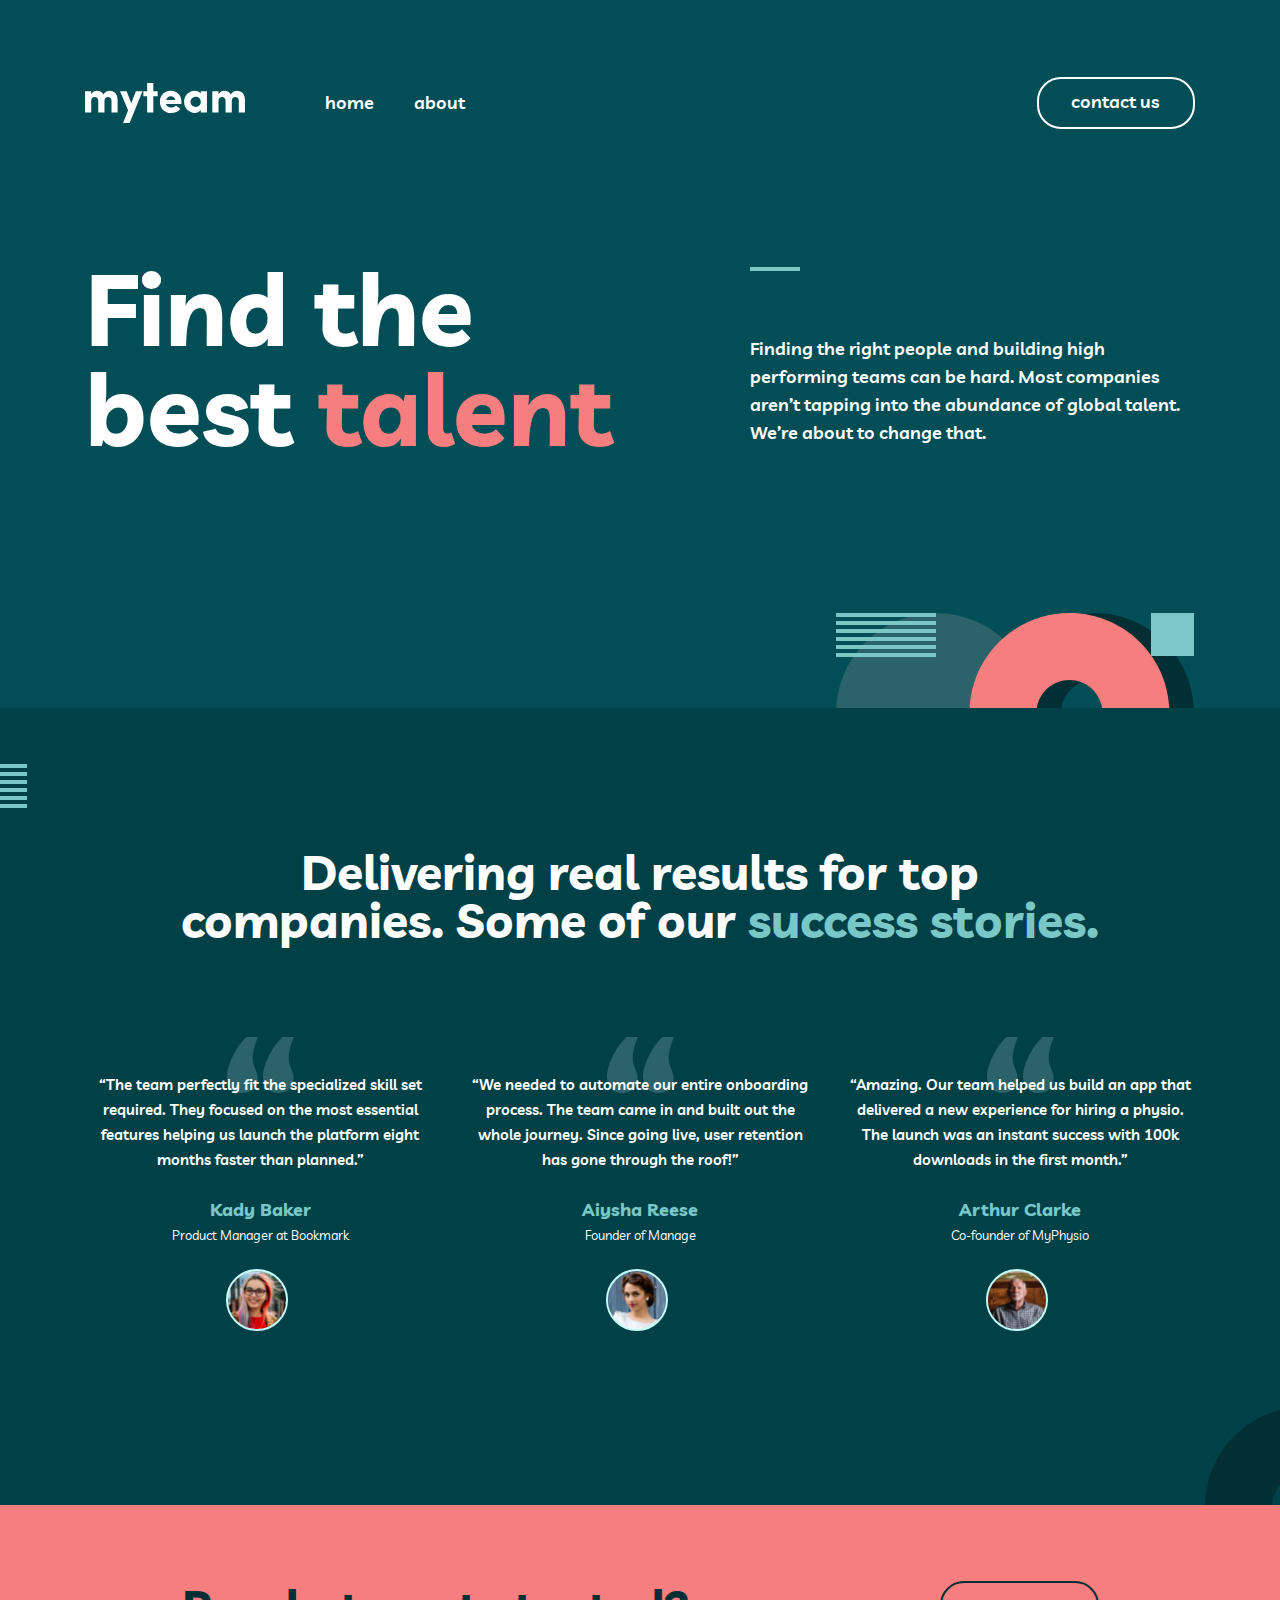
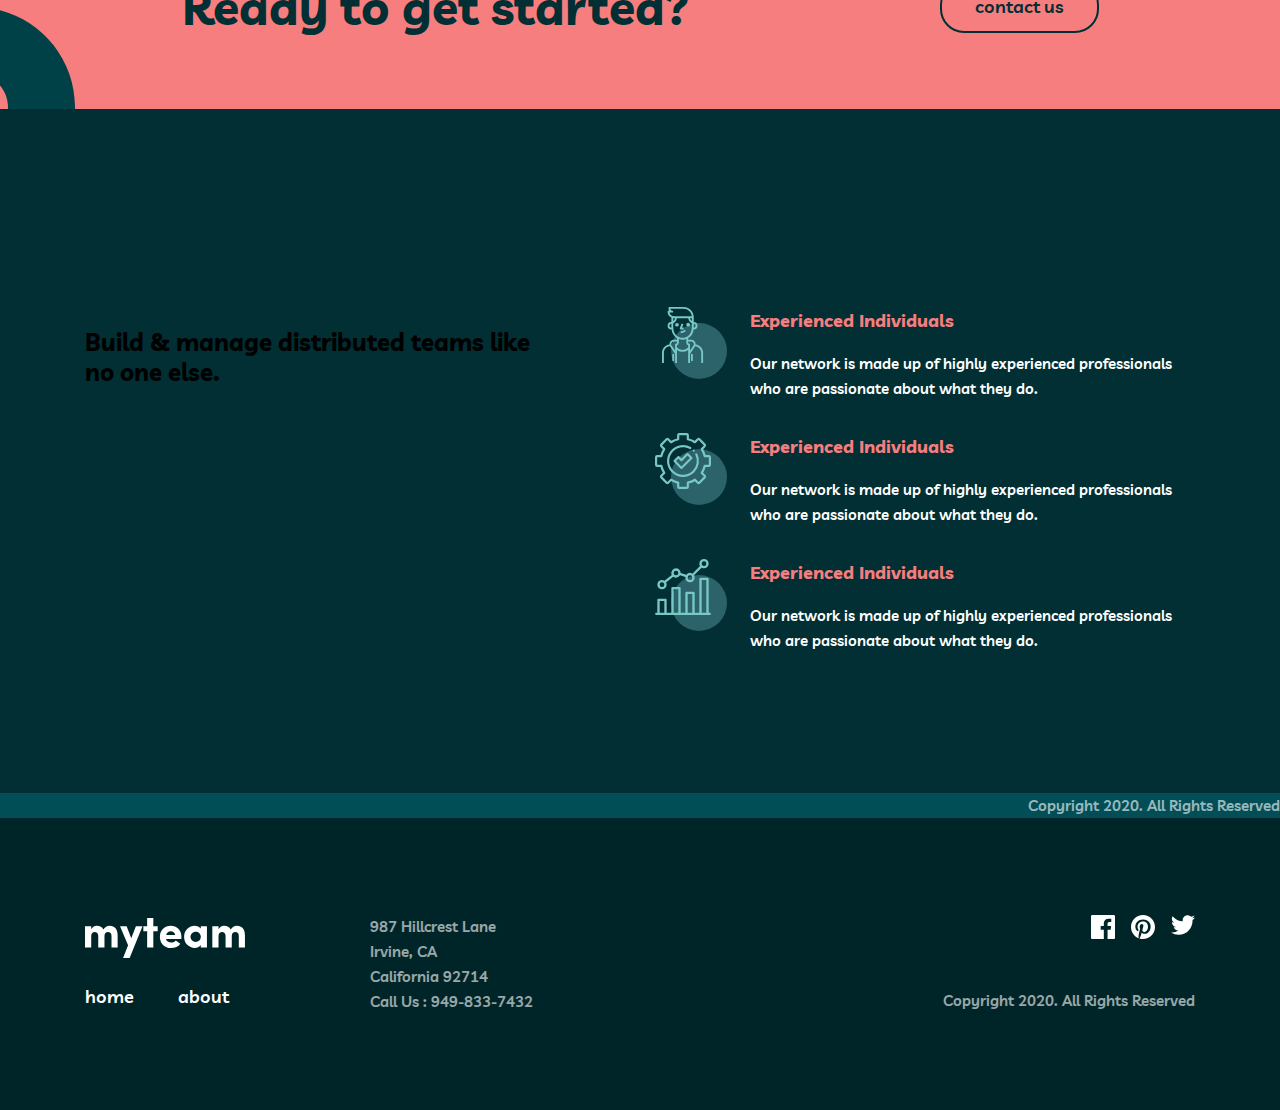
<file: index.html>
<!DOCTYPE html>
<html lang="en">
<head>
  <meta charset="UTF-8">
  <meta http-equiv="X-UA-Compatible" content="IE=edge">
  <meta name="viewport" content="width=device-width, initial-scale=1.0">
  <title>Template Project</title>
  <!-- <link rel="stylesheet" href="./css/normalize.css"> -->
  <link rel="stylesheet" href="./css/main.css">
  <!-- <link rel="stylesheet" href="./css/main.min.css"> -->
</head>
<body>

  <!-- SITE HEADER START -->

  <header class="site-header">
    <div class="container">
      <div class="header-inner">
        <a class="header-inner__logo" href="./index.html">
          <img src="./images/myteam.svg" alt="myteam logo">
        </a>
        <ul class="header-inner__list">
          <li class="header-inner__list-item">
            <a href="./index.html" class="header-inner__list-link">home</a>
          </li>
          <li class="header-inner__list-item">
            <a href="#" class="header-inner__list-link">about</a>
          </li>
        </ul>
        <a class="header-inner__btn" href="#">contact us</a>
      </div>
    </div>
  </header>

  <!-- SITE HEADER END -->


  <!-- SITE MAIN START -->
  <main class="site-main">

    <section class="hero">
      <div class="container">
        <div class="banner">
          <div class="banner__left">
            <h1 class="banner__title">
              Find the <br/> best <span> talent</span>
            </h1>
          </div>
          <div class="banner__right">
            <p class="banner__text">Finding the right people and building high performing teams can be hard. Most companies aren’t tapping into the abundance of global talent. We’re about to change that.</p>
          </div>
        </div>
      </div>
    </section>



    <!-- Start Samandar Stories section-->
    <section class="site-stories-section">  
        <div class="container">
          <div class="stories-box">
              <h2 class="stories-title">
                Delivering real results for top <br> companies. Some of our 
                <span class="stories-title__item">
                  success stories.
                </span> 
              </h2>


            <ul class="stories-box__list stories-list">
              <li class="stories-list__item">
                <p class="stories-list__text">
                  “The team perfectly fit the specialized skill set required. They focused on the most essential features helping us launch the platform eight months faster than planned.”
                </p>
                <strong class="stories-list__person-name">
                  Kady Baker
                </strong>
                <p class="stories-list__person-job">
                  Product Manager at Bookmark
                </p>
              </li>
              <li class="stories-list__item">
                <p class="stories-list__text">
                  “We needed to automate our entire onboarding process. The team came in and built out the whole journey. Since going live, user retention has gone through the roof!”
                </p>
                <strong class="stories-list__person-name">
                  Aiysha Reese
                </strong>
                <p class="stories-list__person-job">
                  Founder of Manage
                </p>
              </li>
              <li class="stories-list__item">
                <p class="stories-list__text">
                  “Amazing. Our team helped us build an app that delivered a new experience for hiring a physio. The launch was an instant success with 100k downloads in the first month.”
                </p>
                <strong class="stories-list__person-name">
                  Arthur Clarke
                </strong>
                <p class="stories-list__person-job">
                  Co-founder of MyPhysio
                </p>
              </li>
            </ul>

          </div>
        </div>
    </section>
    <!-- End Samandar Stories section-->

    <article class="redy-section">
      <h3 class="visually-hidden ">
        Site seting
      </h3>
        <div class="container">
          <div class="redy-box">
            <p class="redy-box__title">
              Ready to get started?
            </p>
            <a class="redy-link" href="#">
              contact us
            </a>
          </div>
        </div>
    </article>

    <section class="build">
      <div class="container">
        <div class="build-inner">
          <div class="build-inner__left">
            <h2 class="build-inner_title" >Build & manage distributed teams like no one else.</h2>
          </div>
          <div class="build-inner__right">
            <ul class="build-inner__list build-list">
              <li class="build-list__item ">
                <p class="build-list__title">Experienced Individuals</p>
                <p class="build-list__text">Our network is made up of highly experienced professionals who are passionate about what they do.</p>
              </li>
              <li class="build-list__item ">
                <p class="build-list__title">Experienced Individuals</p>
                <p class="build-list__text">Our network is made up of highly experienced professionals who are passionate about what they do.</p>
              </li>
              <li class="build-list__item ">
                <p class="build-list__title">Experienced Individuals</p>
                <p class="build-list__text">Our network is made up of highly experienced professionals who are passionate about what they do.</p>
              </li>
            </ul>
          </div>
        </div>
      </div>
    </section>
    <section class="">
      
    </section>
    <section class="">
      
    </section>
    <article>
      
    </article>


  </main>


        <p class="footer-box__end-text">
          Copyright 2020. All Rights Reserved
        </p>


  <!-- SITE MAIN END -->


  <!-- SITE FOOTER START -->
  <footer class="site-footer">


  <!-- SITE FOOTER START -->
  <footer class="site-footer">
    <div class="container">
      <div class="footer-box">
        <div>
          <img src="./images/myteam-logo.svg" width="160" height="40" alt="Site footer logo">
          <div>
            <a  class="footer-box__link" href="#">
              home
            </a>
            <a  class="footer-box__link" href="#">
              about
            </a>
          </div>     

        </div>
          <p class="footer-box__text">
            987  Hillcrest Lane<br>Irvine, CA<br>California 92714 <br>  Call Us : 949-833-7432
          </p>
        <div class="footer-box__end">
          <span class="footer-box__icon-box">
            <a class="footer-box__icon" href="#">
              <svg width="24" height="24" fill="CurrentColor" xmlns="http://www.w3.org/2000/svg"><path d="M22.675 0H1.325C.593 0 0 .593 0 1.325v21.351C0 23.407.593 24 1.325 24H12.82v-9.294H9.692v-3.622h3.128V8.413c0-3.1 1.893-4.788 4.659-4.788 1.325 0 2.463.099 2.795.143v3.24l-1.918.001c-1.504 0-1.795.715-1.795 1.763v2.313h3.587l-.467 3.622h-3.12V24h6.116c.73 0 1.323-.593 1.323-1.325V1.325C24 .593 23.407 0 22.675 0Z" fill="CurrentColor"/></svg>
            </a>
            <a class="footer-box__icon" href="#">
              <svg width="24" height="24" fill="CurrentColor" xmlns="http://www.w3.org/2000/svg"><path d="M12 0C5.373 0 0 5.372 0 12c0 5.084 3.163 9.426 7.627 11.174-.105-.949-.2-2.405.042-3.441.218-.937 1.407-5.965 1.407-5.965s-.359-.719-.359-1.782c0-1.668.967-2.914 2.171-2.914 1.023 0 1.518.769 1.518 1.69 0 1.029-.655 2.568-.994 3.995-.283 1.194.599 2.169 1.777 2.169 2.133 0 3.772-2.249 3.772-5.495 0-2.873-2.064-4.882-5.012-4.882-3.414 0-5.418 2.561-5.418 5.207 0 1.031.397 2.138.893 2.738a.36.36 0 0 1 .083.345l-.333 1.36c-.053.22-.174.267-.402.161-1.499-.698-2.436-2.889-2.436-4.649 0-3.785 2.75-7.262 7.929-7.262 4.163 0 7.398 2.967 7.398 6.931 0 4.136-2.607 7.464-6.227 7.464-1.216 0-2.359-.631-2.75-1.378l-.748 2.853c-.271 1.043-1.002 2.35-1.492 3.146C9.57 23.812 10.763 24 12 24c6.627 0 12-5.373 12-12 0-6.628-5.373-12-12-12Z" fill="CurrentColor"/></svg>
            </a>
            <a class="footer-box__icon" href="#">
              <svg width="24" height="20" fill="CurrentColor" xmlns="http://www.w3.org/2000/svg"><path d="M24 2.557a9.83 9.83 0 0 1-2.828.775A4.932 4.932 0 0 0 23.337.608a9.864 9.864 0 0 1-3.127 1.195A4.916 4.916 0 0 0 16.616.248c-3.179 0-5.515 2.966-4.797 6.045A13.978 13.978 0 0 1 1.671 1.149a4.93 4.93 0 0 0 1.523 6.574 4.903 4.903 0 0 1-2.229-.616c-.054 2.281 1.581 4.415 3.949 4.89a4.935 4.935 0 0 1-2.224.084 4.928 4.928 0 0 0 4.6 3.419A9.9 9.9 0 0 1 0 17.54a13.94 13.94 0 0 0 7.548 2.212c9.142 0 14.307-7.721 13.995-14.646A10.025 10.025 0 0 0 24 2.557Z" fill="CurrentColor"/></svg>
            </a>
          </span>

          <p class="footer-box__end-text">
            Copyright 2020. All Rights Reserved
          </p>
        </div>
      </div>
    </div>
  </footer>

  <!-- SITE FOOTER END -->

    </div>


  </footer>
  <!-- SITE FOOTER END -->


</body>
</html>
</file>
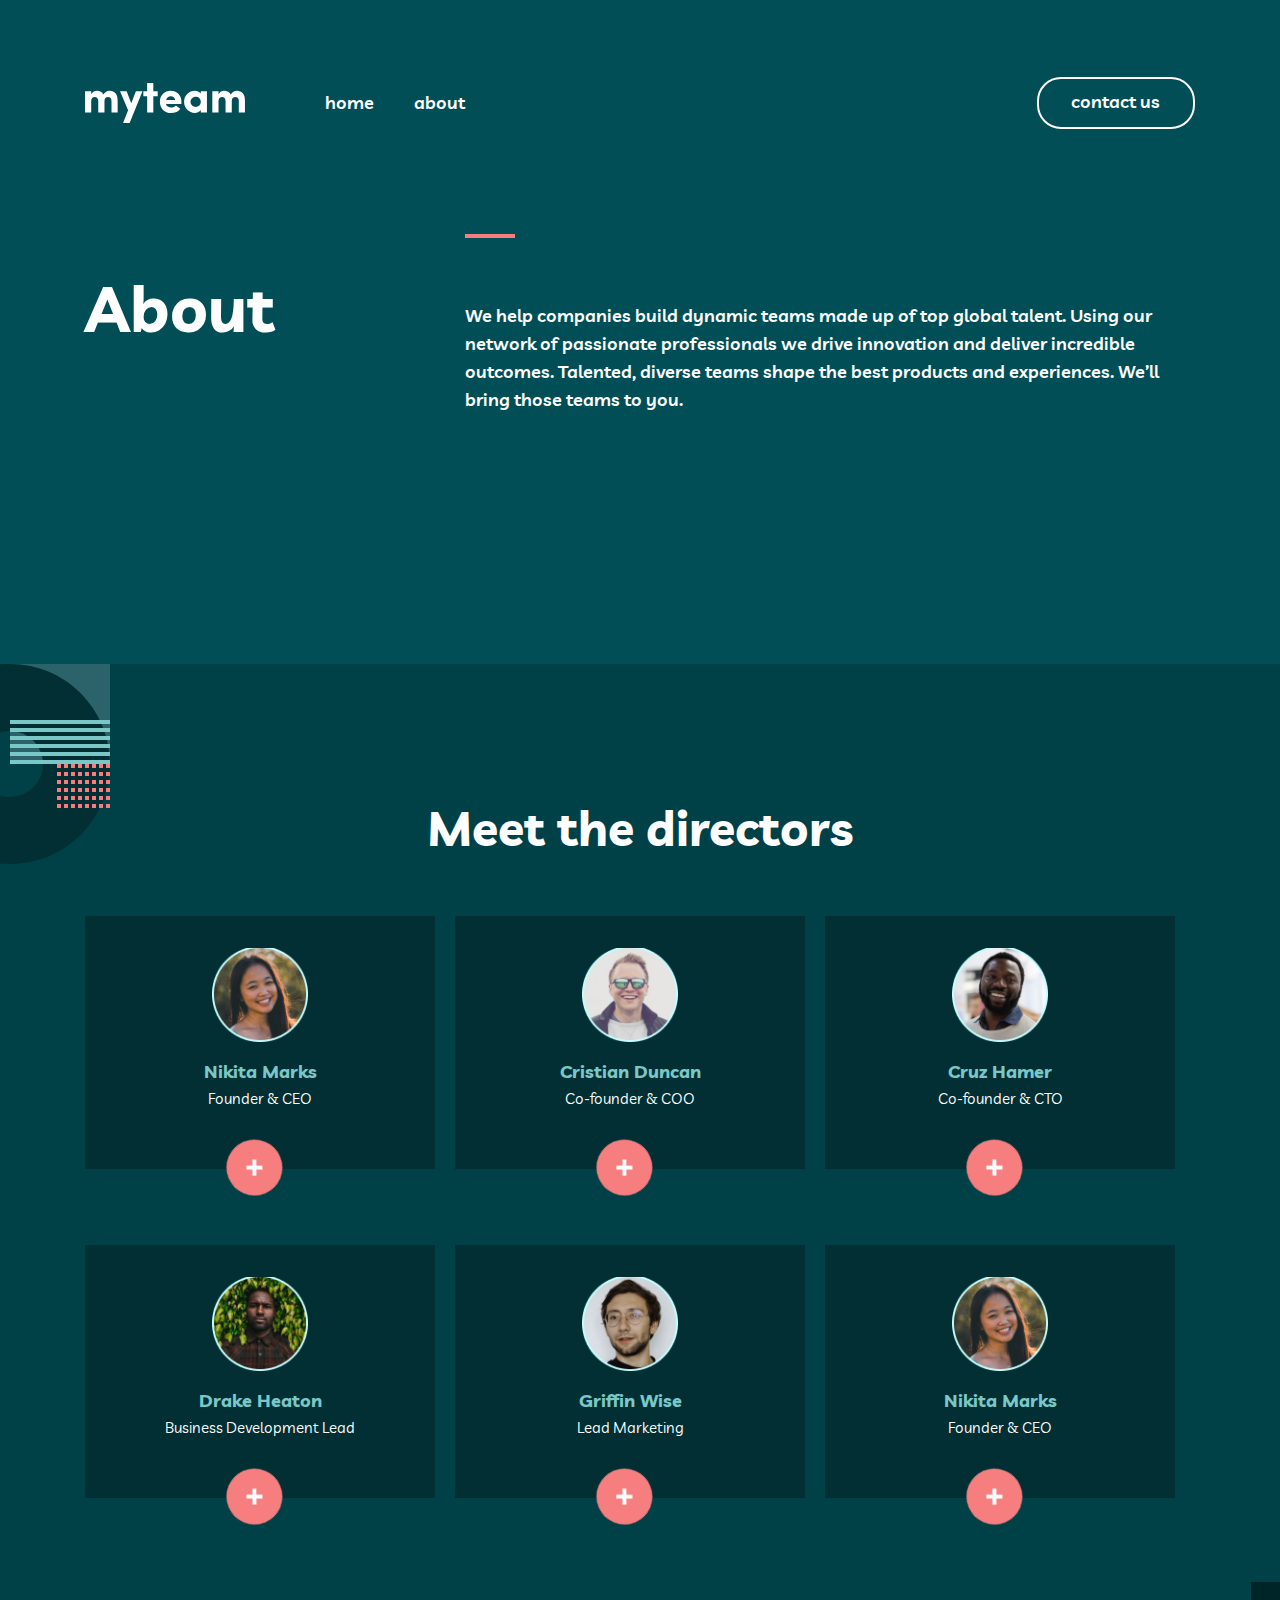
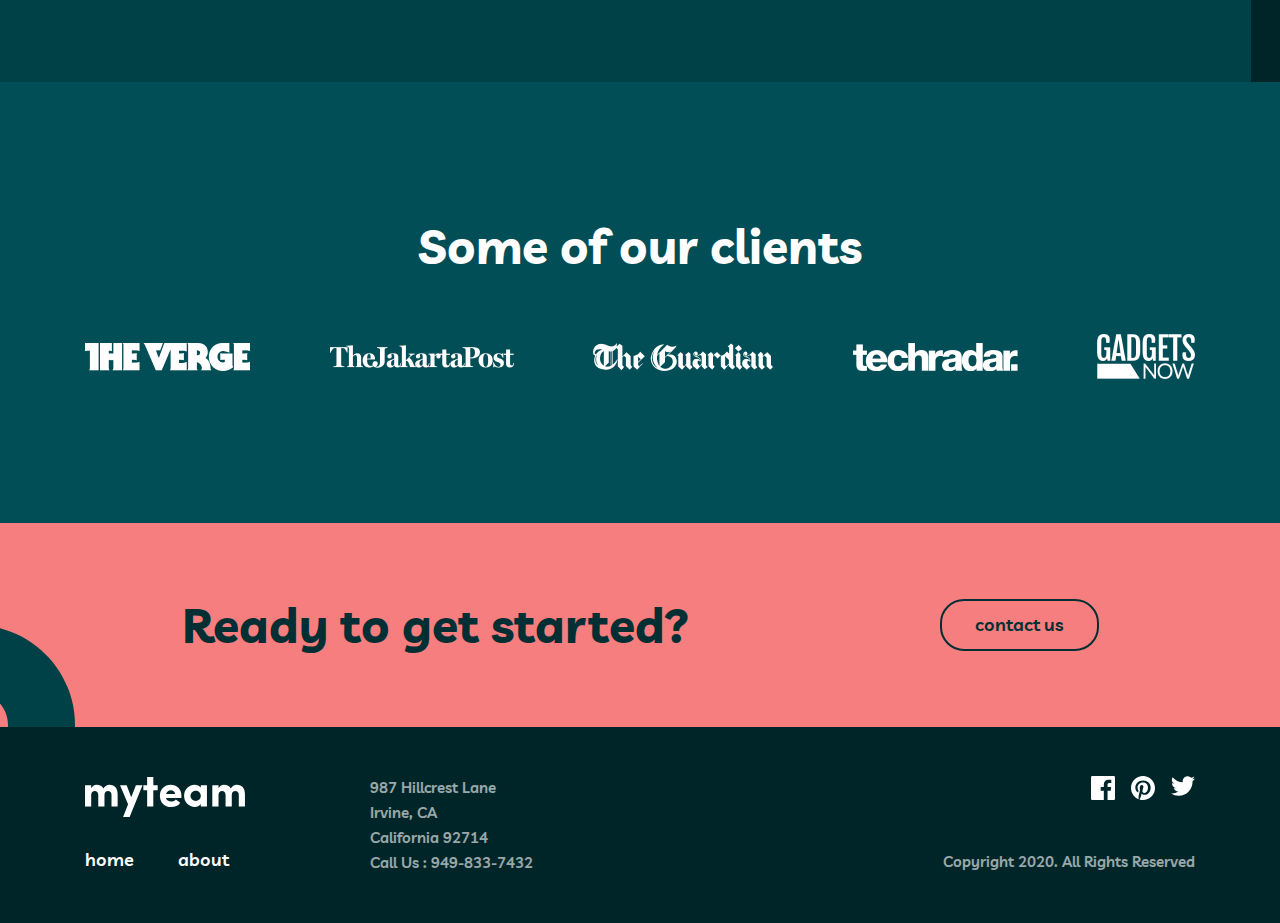
<file: about.html>
<!DOCTYPE html>
<html lang="en">

<head>
  <meta charset="UTF-8">
  <meta http-equiv="X-UA-Compatible" content="IE=edge">
  <meta name="viewport" content="width=device-width, initial-scale=1.0">
  <title>Template Project</title>
  <!-- <link rel="stylesheet" href="./css/normalize.css"> -->
  <link rel="stylesheet" href="./css/main.css">
  <!-- <link rel="stylesheet" href="./css/main.min.css"> -->
</head>

<body>

  <!-- SITE HEADER START -->

  <header class="site-header">
    <div class="container">
      <div class="header-inner">
        <a class="header-inner__logo" href="./index.html">
          <img src="./images/myteam.svg" alt="myteam logo">
        </a>
        <ul class="header-inner__list">
          <li class="header-inner__list-item">
            <a href="./index.html" class="header-inner__list-link">home</a>
          </li>
          <li class="header-inner__list-item">
            <a href="#" class="header-inner__list-link">about</a>
          </li>
        </ul>
        <a class="header-inner__btn" href="#">contact us</a>
      </div>
    </div>
  </header>
  <!-- SITE HEADER END -->
  <!-- SITE MAIN START -->
  <main class="site-main">
    <!-- Start Hero section-->
    <section class="about-hero">
      <div class="container">
        <div class="banner">
          <div class="banner__left banner__left--about">
            <h2 class="banner__title banner__title--about">
              About
            </h2>
          </div>
          <div class="banner__right banner__right--about">
            <p class="banner__text banner__text--about ">We help companies build dynamic teams made up of top global talent. Using our network of passionate professionals we drive innovation and deliver incredible outcomes. Talented, diverse teams shape the best products and experiences. We’ll bring those teams to you.</p>
          </div>
        </div>
      </div>
    </section>
    <!-- End directors section-->
    <section class="about-directors">
      <div class="container">
        

        <div class="about-directors-box">
          <h2 class="about-directors-box__title">
            Meet the directors
          </h2>
          <ul class="directors-list">
            <li class="directors-list__iiner ">
  
              <div class="directors-list__item">
                <div class="directors-list__front">
                    <img class="directors-list__img" src="./images/nikita.png" width="96" height="96"
                    srcset="./images/nikita.png 1x, ./images/nikita@2x.png 2x"
                    alt="">
                    <p class="directors-list__person-name">
                      Nikita Marks
                    </p>
                    <p class="directors-list__person-job">
                      Founder & CEO
                    </p>
                </div>
                <div class="directors-list__back directors-black">
                  <p class="directors-black__title">
                    Nikita Marks
                  </p>
                    <p class="directors-black__text">
                    “Empowered teams create truly amazing products. Set the north star and let them follow it.”
                  </p>
                  <span class="directors-black__links-box">
                    <a class="directors-black__links" href="#">
                      <svg width="24" height="19.5" fill="CurrentColor" xmlns="http://www.w3.org/2000/svg">
                        <path
                          d="M24 2.557a9.83 9.83 0 0 1-2.828.775A4.932 4.932 0 0 0 23.337.608a9.864 9.864 0 0 1-3.127 1.195A4.916 4.916 0 0 0 16.616.248c-3.179 0-5.515 2.966-4.797 6.045A13.978 13.978 0 0 1 1.671 1.149a4.93 4.93 0 0 0 1.523 6.574 4.903 4.903 0 0 1-2.229-.616c-.054 2.281 1.581 4.415 3.949 4.89a4.935 4.935 0 0 1-2.224.084 4.928 4.928 0 0 0 4.6 3.419A9.9 9.9 0 0 1 0 17.54a13.94 13.94 0 0 0 7.548 2.212c9.142 0 14.307-7.721 13.995-14.646A10.025 10.025 0 0 0 24 2.557Z"
                          fill="CurrentColor" /></svg>
                    </a>
                    <a  class="directors-black__links" href="#">
                      <svg width="20" height="20" viewBox="0 0 20 20" fill="CurrentColor" xmlns="http://www.w3.org/2000/svg">
                        <path fill-rule="evenodd" clip-rule="evenodd" d="M2 0H18C19.1 0 20 0.9 20 2V18C20 19.1 19.1 20 18 20H2C0.9 20 0 19.1 0 18V2C0 0.9 0.9 0 2 0ZM6 17V8H3V17H6ZM4.5 6.3C3.5 6.3 2.7 5.5 2.7 4.5C2.7 3.5 3.5 2.7 4.5 2.7C5.5 2.7 6.3 3.5 6.3 4.5C6.3 5.5 5.5 6.3 4.5 6.3ZM14 17H17V11.3C17 9.4 15.4 7.8 13.5 7.8C12.6 7.8 11.5 8.4 11 9.2V8H8V17H11V11.7C11 10.9 11.7 10.2 12.5 10.2C13.3 10.2 14 10.9 14 11.7V17Z" fill="CurrentColor"/>
                        </svg>
                        
                    </a>
                  </span>
                </div>
              </div>
              <a class="directors-list__link" href="#">
                <svg width="56" height="56" viewBox="0 0 56 56" fill="none" xmlns="http://www.w3.org/2000/svg">
                  <circle cx="28" cy="28" r="28" fill="#79C8C7" />
                  <path fill-rule="evenodd" clip-rule="evenodd"
                    d="M35.0711 23.7573L32.2426 20.9289L28 25.1716L23.7574 20.9289L20.9289 23.7573L25.1716 28L20.9289 32.2426L23.7574 35.0711L28 30.8284L32.2426 35.0711L35.0711 32.2426L30.8284 28L35.0711 23.7573Z"
                    fill="#fff" />
                </svg>
              </a>
            </li>
            <li class="directors-list__iiner">
  
              <div class="directors-list__item">
                <div class="directors-list__front">
                    <img class="directors-list__img" src="./images/cristion.png" width="96" height="96"
                    srcset="./images/cristion.png 1x, ./images/cristion@2x.png 2x"
                    alt="">
                    <p class="directors-list__person-name">
                      Cristian Duncan
                    </p>
                    <p class="directors-list__person-job">
                      Co-founder & COO
                    </p>
                </div>
  
  
                <div class="directors-list__back directors-black">
                  <p class="directors-black__title">
                    Nikita Marks
                  </p>
                    <p class="directors-black__text">
                    “Empowered teams create truly amazing products. Set the north star and let them follow it.”
                  </p>
                  <span class="directors-black__links-box">
                    <a class="directors-black__links" href="#">
                      <svg width="24" height="19.5" fill="CurrentColor" xmlns="http://www.w3.org/2000/svg">
                        <path
                          d="M24 2.557a9.83 9.83 0 0 1-2.828.775A4.932 4.932 0 0 0 23.337.608a9.864 9.864 0 0 1-3.127 1.195A4.916 4.916 0 0 0 16.616.248c-3.179 0-5.515 2.966-4.797 6.045A13.978 13.978 0 0 1 1.671 1.149a4.93 4.93 0 0 0 1.523 6.574 4.903 4.903 0 0 1-2.229-.616c-.054 2.281 1.581 4.415 3.949 4.89a4.935 4.935 0 0 1-2.224.084 4.928 4.928 0 0 0 4.6 3.419A9.9 9.9 0 0 1 0 17.54a13.94 13.94 0 0 0 7.548 2.212c9.142 0 14.307-7.721 13.995-14.646A10.025 10.025 0 0 0 24 2.557Z"
                          fill="CurrentColor" /></svg>
                    </a>
                    <a  class="directors-black__links" href="#">
                      <svg width="20" height="20" viewBox="0 0 20 20" fill="CurrentColor" xmlns="http://www.w3.org/2000/svg">
                        <path fill-rule="evenodd" clip-rule="evenodd" d="M2 0H18C19.1 0 20 0.9 20 2V18C20 19.1 19.1 20 18 20H2C0.9 20 0 19.1 0 18V2C0 0.9 0.9 0 2 0ZM6 17V8H3V17H6ZM4.5 6.3C3.5 6.3 2.7 5.5 2.7 4.5C2.7 3.5 3.5 2.7 4.5 2.7C5.5 2.7 6.3 3.5 6.3 4.5C6.3 5.5 5.5 6.3 4.5 6.3ZM14 17H17V11.3C17 9.4 15.4 7.8 13.5 7.8C12.6 7.8 11.5 8.4 11 9.2V8H8V17H11V11.7C11 10.9 11.7 10.2 12.5 10.2C13.3 10.2 14 10.9 14 11.7V17Z" fill="CurrentColor"/>
                        </svg>
                        
                    </a>
                  </span>
                </div>
              </div>
  
              <a class="directors-list__link" href="#">
                <svg width="56" height="56" viewBox="0 0 56 56" fill="none" xmlns="http://www.w3.org/2000/svg">
                  <circle cx="28" cy="28" r="28" fill="#79C8C7" />
                  <path fill-rule="evenodd" clip-rule="evenodd"
                    d="M35.0711 23.7573L32.2426 20.9289L28 25.1716L23.7574 20.9289L20.9289 23.7573L25.1716 28L20.9289 32.2426L23.7574 35.0711L28 30.8284L32.2426 35.0711L35.0711 32.2426L30.8284 28L35.0711 23.7573Z"
                    fill="#fff" />
                </svg>
              </a>
            </li>
            <li class="directors-list__iiner">
  
              <div class="directors-list__item">
                <div class="directors-list__front">
                    <img class="directors-list__img" src="./images/cruz.png" width="96" height="96"
                    srcset="./images/cruz.png 1x, ./images/cruz@2x.png 2x"
                    alt="">
                    <p class="directors-list__person-name">
                      Cruz Hamer
                    </p>
                    <p class="directors-list__person-job">
                      Co-founder & CTO
                    </p>
                </div>
  
  
                <div class="directors-list__back directors-black">
                  <p class="directors-black__title">
                    Nikita Marks
                  </p>
                    <p class="directors-black__text">
                    “Empowered teams create truly amazing products. Set the north star and let them follow it.”
                  </p>
                  <span class="directors-black__links-box">
                    <a class="directors-black__links" href="#">
                      <svg width="24" height="19.5" fill="CurrentColor" xmlns="http://www.w3.org/2000/svg">
                        <path
                          d="M24 2.557a9.83 9.83 0 0 1-2.828.775A4.932 4.932 0 0 0 23.337.608a9.864 9.864 0 0 1-3.127 1.195A4.916 4.916 0 0 0 16.616.248c-3.179 0-5.515 2.966-4.797 6.045A13.978 13.978 0 0 1 1.671 1.149a4.93 4.93 0 0 0 1.523 6.574 4.903 4.903 0 0 1-2.229-.616c-.054 2.281 1.581 4.415 3.949 4.89a4.935 4.935 0 0 1-2.224.084 4.928 4.928 0 0 0 4.6 3.419A9.9 9.9 0 0 1 0 17.54a13.94 13.94 0 0 0 7.548 2.212c9.142 0 14.307-7.721 13.995-14.646A10.025 10.025 0 0 0 24 2.557Z"
                          fill="CurrentColor" /></svg>
                    </a>
                    <a  class="directors-black__links" href="#">
                      <svg width="20" height="20" viewBox="0 0 20 20" fill="CurrentColor" xmlns="http://www.w3.org/2000/svg">
                        <path fill-rule="evenodd" clip-rule="evenodd" d="M2 0H18C19.1 0 20 0.9 20 2V18C20 19.1 19.1 20 18 20H2C0.9 20 0 19.1 0 18V2C0 0.9 0.9 0 2 0ZM6 17V8H3V17H6ZM4.5 6.3C3.5 6.3 2.7 5.5 2.7 4.5C2.7 3.5 3.5 2.7 4.5 2.7C5.5 2.7 6.3 3.5 6.3 4.5C6.3 5.5 5.5 6.3 4.5 6.3ZM14 17H17V11.3C17 9.4 15.4 7.8 13.5 7.8C12.6 7.8 11.5 8.4 11 9.2V8H8V17H11V11.7C11 10.9 11.7 10.2 12.5 10.2C13.3 10.2 14 10.9 14 11.7V17Z" fill="CurrentColor"/>
                        </svg>
                        
                    </a>
                  </span>
                </div>
              </div>
  
              <a class="directors-list__link" href="#">
                <svg width="56" height="56" viewBox="0 0 56 56" fill="none" xmlns="http://www.w3.org/2000/svg">
                  <circle cx="28" cy="28" r="28" fill="#79C8C7" />
                  <path fill-rule="evenodd" clip-rule="evenodd"
                    d="M35.0711 23.7573L32.2426 20.9289L28 25.1716L23.7574 20.9289L20.9289 23.7573L25.1716 28L20.9289 32.2426L23.7574 35.0711L28 30.8284L32.2426 35.0711L35.0711 32.2426L30.8284 28L35.0711 23.7573Z"
                    fill="#fff" />
                </svg>
              </a>
            </li>
            <li class="directors-list__iiner">
  
              <div class="directors-list__item">
                <div class="directors-list__front">
                    <img class="directors-list__img" src="./images/drake.png" width="96" height="96"
                    srcset="./images/drake.png 1x, ./images/drake@2x.png 2x"
                    alt="">
                    <p class="directors-list__person-name">
                      Drake Heaton
                    </p>
                    <p class="directors-list__person-job">
                      Business Development Lead
                    </p>
                </div>
  
  
                <div class="directors-list__back directors-black">
                  <p class="directors-black__title">
                    Nikita Marks
                  </p>
                    <p class="directors-black__text">
                    “Empowered teams create truly amazing products. Set the north star and let them follow it.”
                  </p>
                  <span class="directors-black__links-box">
                    <a class="directors-black__links" href="#">
                      <svg width="24" height="19.5" fill="CurrentColor" xmlns="http://www.w3.org/2000/svg">
                        <path
                          d="M24 2.557a9.83 9.83 0 0 1-2.828.775A4.932 4.932 0 0 0 23.337.608a9.864 9.864 0 0 1-3.127 1.195A4.916 4.916 0 0 0 16.616.248c-3.179 0-5.515 2.966-4.797 6.045A13.978 13.978 0 0 1 1.671 1.149a4.93 4.93 0 0 0 1.523 6.574 4.903 4.903 0 0 1-2.229-.616c-.054 2.281 1.581 4.415 3.949 4.89a4.935 4.935 0 0 1-2.224.084 4.928 4.928 0 0 0 4.6 3.419A9.9 9.9 0 0 1 0 17.54a13.94 13.94 0 0 0 7.548 2.212c9.142 0 14.307-7.721 13.995-14.646A10.025 10.025 0 0 0 24 2.557Z"
                          fill="CurrentColor" /></svg>
                    </a>
                    <a  class="directors-black__links" href="#">
                      <svg width="20" height="20" viewBox="0 0 20 20" fill="CurrentColor" xmlns="http://www.w3.org/2000/svg">
                        <path fill-rule="evenodd" clip-rule="evenodd" d="M2 0H18C19.1 0 20 0.9 20 2V18C20 19.1 19.1 20 18 20H2C0.9 20 0 19.1 0 18V2C0 0.9 0.9 0 2 0ZM6 17V8H3V17H6ZM4.5 6.3C3.5 6.3 2.7 5.5 2.7 4.5C2.7 3.5 3.5 2.7 4.5 2.7C5.5 2.7 6.3 3.5 6.3 4.5C6.3 5.5 5.5 6.3 4.5 6.3ZM14 17H17V11.3C17 9.4 15.4 7.8 13.5 7.8C12.6 7.8 11.5 8.4 11 9.2V8H8V17H11V11.7C11 10.9 11.7 10.2 12.5 10.2C13.3 10.2 14 10.9 14 11.7V17Z" fill="CurrentColor"/>
                        </svg>
                        
                    </a>
                  </span>
                </div>
              </div>
  
              <a class="directors-list__link" href="#">
                <svg width="56" height="56" viewBox="0 0 56 56" fill="none" xmlns="http://www.w3.org/2000/svg">
                  <circle cx="28" cy="28" r="28" fill="#79C8C7" />
                  <path fill-rule="evenodd" clip-rule="evenodd"
                    d="M35.0711 23.7573L32.2426 20.9289L28 25.1716L23.7574 20.9289L20.9289 23.7573L25.1716 28L20.9289 32.2426L23.7574 35.0711L28 30.8284L32.2426 35.0711L35.0711 32.2426L30.8284 28L35.0711 23.7573Z"
                    fill="#fff" />
                </svg>
              </a>
            </li>
            <li class="directors-list__iiner">
              <div class="directors-list__item">
                <div class="directors-list__front">
                    <img class="directors-list__img" src="./images/wisse.png" width="96" height="96"
                    srcset="./images/wisse.png 1x, ./images/wisse@2x.png 2x"
                    alt="">
                    <p class="directors-list__person-name">
                      Griffin Wise
                    </p>
                    <p class="directors-list__person-job">
                      Lead Marketing
                    </p>
                </div>
                <div class="directors-list__back directors-black">
                  <p class="directors-black__title">
                    Nikita Marks
                  </p>
                    <p class="directors-black__text">
                    “Empowered teams create truly amazing products. Set the north star and let them follow it.”
                  </p>
                  <span class="directors-black__links-box">
                    <a class="directors-black__links" href="#">
                      <svg width="24" height="19.5" fill="CurrentColor" xmlns="http://www.w3.org/2000/svg">
                        <path
                          d="M24 2.557a9.83 9.83 0 0 1-2.828.775A4.932 4.932 0 0 0 23.337.608a9.864 9.864 0 0 1-3.127 1.195A4.916 4.916 0 0 0 16.616.248c-3.179 0-5.515 2.966-4.797 6.045A13.978 13.978 0 0 1 1.671 1.149a4.93 4.93 0 0 0 1.523 6.574 4.903 4.903 0 0 1-2.229-.616c-.054 2.281 1.581 4.415 3.949 4.89a4.935 4.935 0 0 1-2.224.084 4.928 4.928 0 0 0 4.6 3.419A9.9 9.9 0 0 1 0 17.54a13.94 13.94 0 0 0 7.548 2.212c9.142 0 14.307-7.721 13.995-14.646A10.025 10.025 0 0 0 24 2.557Z"
                          fill="CurrentColor" /></svg>
                    </a>
                    <a  class="directors-black__links" href="#">
                      <svg width="20" height="20" viewBox="0 0 20 20" fill="CurrentColor" xmlns="http://www.w3.org/2000/svg">
                        <path fill-rule="evenodd" clip-rule="evenodd" d="M2 0H18C19.1 0 20 0.9 20 2V18C20 19.1 19.1 20 18 20H2C0.9 20 0 19.1 0 18V2C0 0.9 0.9 0 2 0ZM6 17V8H3V17H6ZM4.5 6.3C3.5 6.3 2.7 5.5 2.7 4.5C2.7 3.5 3.5 2.7 4.5 2.7C5.5 2.7 6.3 3.5 6.3 4.5C6.3 5.5 5.5 6.3 4.5 6.3ZM14 17H17V11.3C17 9.4 15.4 7.8 13.5 7.8C12.6 7.8 11.5 8.4 11 9.2V8H8V17H11V11.7C11 10.9 11.7 10.2 12.5 10.2C13.3 10.2 14 10.9 14 11.7V17Z" fill="CurrentColor"/>
                        </svg>
                    </a>
                  </span>
                </div>
              </div>
              <a class="directors-list__link" href="#">
                <svg width="56" height="56" viewBox="0 0 56 56" fill="none" xmlns="http://www.w3.org/2000/svg">
                  <circle cx="28" cy="28" r="28" fill="#79C8C7" />
                  <path fill-rule="evenodd" clip-rule="evenodd"
                    d="M35.0711 23.7573L32.2426 20.9289L28 25.1716L23.7574 20.9289L20.9289 23.7573L25.1716 28L20.9289 32.2426L23.7574 35.0711L28 30.8284L32.2426 35.0711L35.0711 32.2426L30.8284 28L35.0711 23.7573Z"
                    fill="#fff" />
                </svg>
              </a>
            </li>
            <li class="directors-list__iiner ">
  
              <div class="directors-list__item">
                <div class="directors-list__front">
                    <img class="directors-list__img" src="./images/nikita.png" width="96" height="96"
                    srcset="./images/nikita.png 1x, ./images/nikita@2x.png 2x"
                    alt="">
                    <p class="directors-list__person-name">
                      Nikita Marks
                    </p>
                    <p class="directors-list__person-job">
                      Founder & CEO
                    </p>
                </div>
                <div class="directors-list__back directors-black">
                  <p class="directors-black__title">
                    Nikita Marks
                  </p>
                    <p class="directors-black__text">
                    “Empowered teams create truly amazing products. Set the north star and let them follow it.”
                  </p>
                  <span class="directors-black__links-box">
                    <a class="directors-black__links" href="#">
                      <svg width="24" height="19.5" fill="CurrentColor" xmlns="http://www.w3.org/2000/svg">
                        <path
                          d="M24 2.557a9.83 9.83 0 0 1-2.828.775A4.932 4.932 0 0 0 23.337.608a9.864 9.864 0 0 1-3.127 1.195A4.916 4.916 0 0 0 16.616.248c-3.179 0-5.515 2.966-4.797 6.045A13.978 13.978 0 0 1 1.671 1.149a4.93 4.93 0 0 0 1.523 6.574 4.903 4.903 0 0 1-2.229-.616c-.054 2.281 1.581 4.415 3.949 4.89a4.935 4.935 0 0 1-2.224.084 4.928 4.928 0 0 0 4.6 3.419A9.9 9.9 0 0 1 0 17.54a13.94 13.94 0 0 0 7.548 2.212c9.142 0 14.307-7.721 13.995-14.646A10.025 10.025 0 0 0 24 2.557Z"
                          fill="CurrentColor" /></svg>
                    </a>
                    <a  class="directors-black__links" href="#">
                      <svg width="20" height="20" viewBox="0 0 20 20" fill="CurrentColor" xmlns="http://www.w3.org/2000/svg">
                        <path fill-rule="evenodd" clip-rule="evenodd" d="M2 0H18C19.1 0 20 0.9 20 2V18C20 19.1 19.1 20 18 20H2C0.9 20 0 19.1 0 18V2C0 0.9 0.9 0 2 0ZM6 17V8H3V17H6ZM4.5 6.3C3.5 6.3 2.7 5.5 2.7 4.5C2.7 3.5 3.5 2.7 4.5 2.7C5.5 2.7 6.3 3.5 6.3 4.5C6.3 5.5 5.5 6.3 4.5 6.3ZM14 17H17V11.3C17 9.4 15.4 7.8 13.5 7.8C12.6 7.8 11.5 8.4 11 9.2V8H8V17H11V11.7C11 10.9 11.7 10.2 12.5 10.2C13.3 10.2 14 10.9 14 11.7V17Z" fill="CurrentColor"/>
                        </svg>
                    </a>
                  </span>
                </div>
              </div>
              <a class="directors-list__link" href="#">
                <svg width="56" height="56" viewBox="0 0 56 56" fill="none" xmlns="http://www.w3.org/2000/svg">
                  <circle cx="28" cy="28" r="28" fill="#79C8C7" />
                  <path fill-rule="evenodd" clip-rule="evenodd"
                    d="M35.0711 23.7573L32.2426 20.9289L28 25.1716L23.7574 20.9289L20.9289 23.7573L25.1716 28L20.9289 32.2426L23.7574 35.0711L28 30.8284L32.2426 35.0711L35.0711 32.2426L30.8284 28L35.0711 23.7573Z"
                    fill="#fff" />
                </svg>
              </a>
            </li>
          </ul>
        </div>

      </div>
    </section>
    <!-- End some section-->
    <section class="about-some">
        <div class="container">
          <div class="some-inner">
            <h2 class="some-inner__title">Some of our clients</h2>
            <ul class="some-inner__list">
              <li class="some-inner__list-item">
                <a href="#" class="some-inner__list-link">
                  <img src="./images/theverge@2x.png" srcset="./images/theverge.png 1x, ./images/theverge@2x.png 2x" alt="theverge">
                </a>
              </li>
              <li class="some-inner__list-item">
                <a href="#" class="some-inner__list-link">
                  <img src="./images/jakarta.png" srcset="./images/jakarta.png 1x, ./images/jakarta@2x.png 2x" alt="theverge">
                </a>
              </li>
              <li class="some-inner__list-item">
                <a href="#" class="some-inner__list-link">
                  <img src="./images/thebuardian.png"  srcset="./images/thebuardian.png 1x, ./images/thebuardian@2x.png 2x" alt="theverge">
                </a>
              </li>
              <li class="some-inner__list-item">
                <a href="#" class="some-inner__list-link">
                  <img src="./images/techradarx.png" srcset="./images/techradar.png 1x, ./images/techradar@2x.png 2x" alt="theverge">
                </a>
              </li>
              <li class="some-inner__list-item">
                <a href="#" class="some-inner__list-link">   <img src="./images/gadgets-now.png"  srcset="./images/gadgets-now.png 1x, ./images/gadgets-now@2x.png 2x" alt="theverge"></a>
              </li>
            </ul>
          </div>  
        </div>

    </section>
    <!-- End Samandar Stories section-->
    <article class="redy-section">
      <h3 class="visually-hidden ">
        Site seting
      </h3>
      <div class="container">
        <div class="redy-box">
          <p class="redy-box__title">
            Ready to get started?
          </p>
          <a class="redy-link" href="#">
            contact us
          </a>
        </div>
      </div>
    </article>
  </main>
  <!-- SITE MAIN END -->
  <!-- SITE FOOTER START -->
  <footer class="site-footer">
    <div class="container">
      <div class="footer-box">
        <div>
          <a href="./index.html">
            <img src="./images/myteam-logo.svg" width="160" height="40" alt="Site footer logo">
          </a>
          <div>
            <a class="footer-box__link" href="#">
              home
            </a>
            <a class="footer-box__link" href="#">
              about
            </a>
          </div>

        </div>
        <address class="footer-box__text">
          987 Hillcrest Lane<br>Irvine, CA<br>California 92714 <br> Call Us : <a class="footer-box__phone-number"
            href="tel:+998900992926">949-833-7432</a>
        </address>
        <div class="footer-box__end">
          <span class="footer-box__icon-box">
            <a class="footer-box__icon" href="#">
              <svg width="24" height="24" fill="CurrentColor" xmlns="http://www.w3.org/2000/svg">
                <path
                  d="M22.675 0H1.325C.593 0 0 .593 0 1.325v21.351C0 23.407.593 24 1.325 24H12.82v-9.294H9.692v-3.622h3.128V8.413c0-3.1 1.893-4.788 4.659-4.788 1.325 0 2.463.099 2.795.143v3.24l-1.918.001c-1.504 0-1.795.715-1.795 1.763v2.313h3.587l-.467 3.622h-3.12V24h6.116c.73 0 1.323-.593 1.323-1.325V1.325C24 .593 23.407 0 22.675 0Z"
                  fill="CurrentColor" /></svg>
            </a>
            <a class="footer-box__icon" href="#">
              <svg width="24" height="24" fill="CurrentColor" xmlns="http://www.w3.org/2000/svg">
                <path
                  d="M12 0C5.373 0 0 5.372 0 12c0 5.084 3.163 9.426 7.627 11.174-.105-.949-.2-2.405.042-3.441.218-.937 1.407-5.965 1.407-5.965s-.359-.719-.359-1.782c0-1.668.967-2.914 2.171-2.914 1.023 0 1.518.769 1.518 1.69 0 1.029-.655 2.568-.994 3.995-.283 1.194.599 2.169 1.777 2.169 2.133 0 3.772-2.249 3.772-5.495 0-2.873-2.064-4.882-5.012-4.882-3.414 0-5.418 2.561-5.418 5.207 0 1.031.397 2.138.893 2.738a.36.36 0 0 1 .083.345l-.333 1.36c-.053.22-.174.267-.402.161-1.499-.698-2.436-2.889-2.436-4.649 0-3.785 2.75-7.262 7.929-7.262 4.163 0 7.398 2.967 7.398 6.931 0 4.136-2.607 7.464-6.227 7.464-1.216 0-2.359-.631-2.75-1.378l-.748 2.853c-.271 1.043-1.002 2.35-1.492 3.146C9.57 23.812 10.763 24 12 24c6.627 0 12-5.373 12-12 0-6.628-5.373-12-12-12Z"
                  fill="CurrentColor" /></svg>
            </a>
            <a class="footer-box__icon" href="#">
              <svg width="24" height="20" fill="CurrentColor" xmlns="http://www.w3.org/2000/svg">
                <path
                  d="M24 2.557a9.83 9.83 0 0 1-2.828.775A4.932 4.932 0 0 0 23.337.608a9.864 9.864 0 0 1-3.127 1.195A4.916 4.916 0 0 0 16.616.248c-3.179 0-5.515 2.966-4.797 6.045A13.978 13.978 0 0 1 1.671 1.149a4.93 4.93 0 0 0 1.523 6.574 4.903 4.903 0 0 1-2.229-.616c-.054 2.281 1.581 4.415 3.949 4.89a4.935 4.935 0 0 1-2.224.084 4.928 4.928 0 0 0 4.6 3.419A9.9 9.9 0 0 1 0 17.54a13.94 13.94 0 0 0 7.548 2.212c9.142 0 14.307-7.721 13.995-14.646A10.025 10.025 0 0 0 24 2.557Z"
                  fill="CurrentColor" /></svg>
            </a>
          </span>

          <p class="footer-box__end-text">
            Copyright 2020. All Rights Reserved
          </p>
        </div>
      </div>
    </div>
  </footer>

  <!-- SITE FOOTER END -->

<script src="./js/main.js"></script>

</body>

</html>
</file>
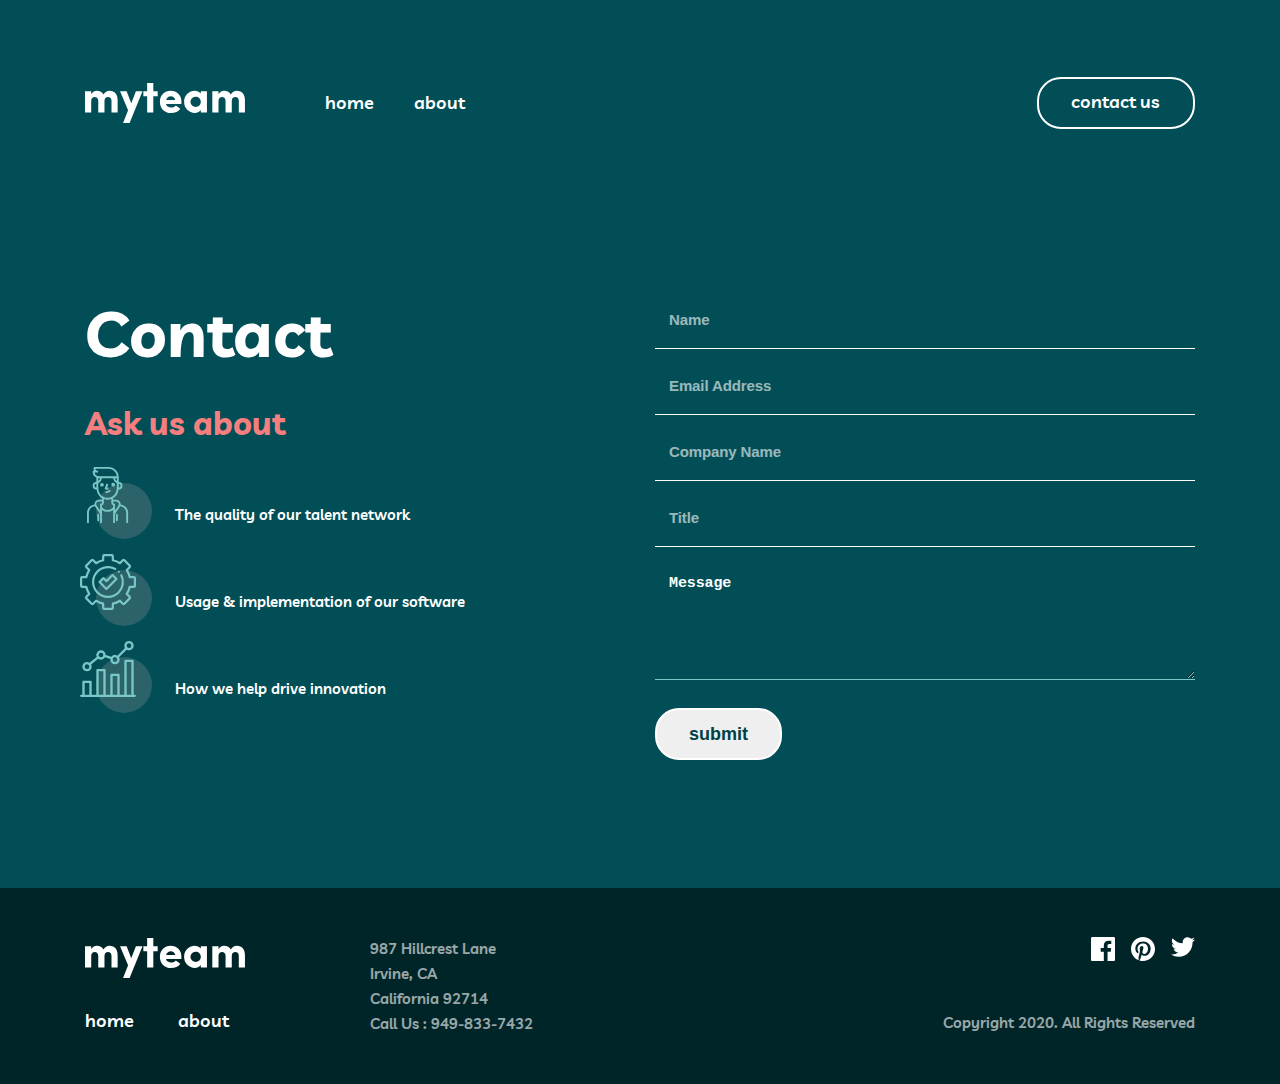
<file: contact.html>
<!DOCTYPE html>
<html lang="en">
<head>
  <meta charset="UTF-8">
  <meta http-equiv="X-UA-Compatible" content="IE=edge">
  <meta name="viewport" content="width=device-width, initial-scale=1.0">
  <title>Template Project</title>
  <!-- <link rel="stylesheet" href="./css/normalize.css"> -->
  <link rel="stylesheet" href="./css/main.css">
  <!-- <link rel="stylesheet" href="./css/main.min.css"> -->
</head>
<body>
  
  <!-- SITE HEADER START -->
  
  <header class="site-header">
    <div class="container">
      <div class="header-inner">
        <a class="header-inner__logo" href="./index.html">
          <img src="./images/myteam.svg" alt="myteam logo">
        </a>
        <ul class="header-inner__list">
          <li class="header-inner__list-item">
            <a href="./index.html" class="header-inner__list-link">home</a>
          </li>
          <li class="header-inner__list-item">
            <a href="./about.html" class="header-inner__list-link">about</a>
          </li>
        </ul>
        <a class="header-inner__btn" href="./contact.html">contact us</a>
      </div>
    </div>
  </header>
  
  <!-- SITE HEADER END -->
  
  
  <!-- SITE MAIN START -->
  <main class="site-main">
    <!-- Start Hero section-->
    <section class="contact-hero">
      <div class="container">
        <div class="contact-inner">
          <div class="contact-inner-left banner">
            <h2 class="banner__title banner__title--about">
              Contact
            </h2>
            <p class="banner__content">Ask us about</p>
            <ul class="contact-inner__list build-list">
              <li class="build-list__item build-list__item--center ">
                <p class="build-list__text">The quality of our talent network</p>
              </li>
              <li class="build-list__item build-list__item--center ">
                <p class="build-list__text">Usage & implementation of our software</p>
              </li>
              <li class="build-list__item build-list__item--center ">
                <p class="build-list__text">How we help drive innovation</p>
              </li>
            </ul>
          </div>
          <div class="contact-inner-right">
            <form class="form" action="https://echo.htmlacademy.ru/courses" method="post" autocomplete="off">
              <label>
                <input class="input" minlength="2" type="text" aria-label="forst-name" placeholder="Name" name="forst-name" required>
                <span class="error">This field is required</span>
              </label>
              <label>
                <input class="input" minlength="2"  type="email" aria-label="email" placeholder="Email Address" name="email" required>
                <span  class="error">This field is required</span>
              </label>
              <label>
                <input class="input" minlength="2"  type="text" aria-label="company-name" placeholder="Company Name" name="company-name" required>
                <span  class="error">This field is required</span>
              </label>
              <label>
                <input class="input" minlength="2"  type="text" aria-label="title" placeholder="Title" name="title" required>
                <span  class="error">This field is required</span>
              </label>
              <textarea class="input textarea" name="message">Message</textarea>
              <button class="contact-inner-right__btn" type="submit">submit</button>
            </form>
          </div>
        </div>
      </div>
    </section>
  </main>
  
  <!-- SITE MAIN END -->
  
  <!-- SITE FOOTER START -->
  <footer class="site-footer">
    <div class="container">
      <div class="footer-box">
        <div>
          <a href="./index.html">
            <img src="./images/myteam-logo.svg" width="160" height="40" alt="Site footer logo">
          </a>
          <div>
            <a  class="footer-box__link" href="./index.html">
              home
            </a>
            <a  class="footer-box__link" href="./about.html">
              about
            </a>
          </div>     
          
        </div>
        <address class="footer-box__text">
          987  Hillcrest Lane<br>Irvine, CA<br>California 92714 <br>  Call Us : <a class="footer-box__phone-number" href="tel:+998900992926">949-833-7432</a>
        </address>
        <div class="footer-box__end">
          <span class="footer-box__icon-box">
            <a class="footer-box__icon" href="#">
              <svg width="24" height="24" fill="CurrentColor" xmlns="http://www.w3.org/2000/svg"><path d="M22.675 0H1.325C.593 0 0 .593 0 1.325v21.351C0 23.407.593 24 1.325 24H12.82v-9.294H9.692v-3.622h3.128V8.413c0-3.1 1.893-4.788 4.659-4.788 1.325 0 2.463.099 2.795.143v3.24l-1.918.001c-1.504 0-1.795.715-1.795 1.763v2.313h3.587l-.467 3.622h-3.12V24h6.116c.73 0 1.323-.593 1.323-1.325V1.325C24 .593 23.407 0 22.675 0Z" fill="CurrentColor"/></svg>
            </a>
            <a class="footer-box__icon" href="#">
              <svg width="24" height="24" fill="CurrentColor" xmlns="http://www.w3.org/2000/svg"><path d="M12 0C5.373 0 0 5.372 0 12c0 5.084 3.163 9.426 7.627 11.174-.105-.949-.2-2.405.042-3.441.218-.937 1.407-5.965 1.407-5.965s-.359-.719-.359-1.782c0-1.668.967-2.914 2.171-2.914 1.023 0 1.518.769 1.518 1.69 0 1.029-.655 2.568-.994 3.995-.283 1.194.599 2.169 1.777 2.169 2.133 0 3.772-2.249 3.772-5.495 0-2.873-2.064-4.882-5.012-4.882-3.414 0-5.418 2.561-5.418 5.207 0 1.031.397 2.138.893 2.738a.36.36 0 0 1 .083.345l-.333 1.36c-.053.22-.174.267-.402.161-1.499-.698-2.436-2.889-2.436-4.649 0-3.785 2.75-7.262 7.929-7.262 4.163 0 7.398 2.967 7.398 6.931 0 4.136-2.607 7.464-6.227 7.464-1.216 0-2.359-.631-2.75-1.378l-.748 2.853c-.271 1.043-1.002 2.35-1.492 3.146C9.57 23.812 10.763 24 12 24c6.627 0 12-5.373 12-12 0-6.628-5.373-12-12-12Z" fill="CurrentColor"/></svg>
            </a>
            <a class="footer-box__icon" href="#">
              <svg width="24" height="20" fill="CurrentColor" xmlns="http://www.w3.org/2000/svg"><path d="M24 2.557a9.83 9.83 0 0 1-2.828.775A4.932 4.932 0 0 0 23.337.608a9.864 9.864 0 0 1-3.127 1.195A4.916 4.916 0 0 0 16.616.248c-3.179 0-5.515 2.966-4.797 6.045A13.978 13.978 0 0 1 1.671 1.149a4.93 4.93 0 0 0 1.523 6.574 4.903 4.903 0 0 1-2.229-.616c-.054 2.281 1.581 4.415 3.949 4.89a4.935 4.935 0 0 1-2.224.084 4.928 4.928 0 0 0 4.6 3.419A9.9 9.9 0 0 1 0 17.54a13.94 13.94 0 0 0 7.548 2.212c9.142 0 14.307-7.721 13.995-14.646A10.025 10.025 0 0 0 24 2.557Z" fill="CurrentColor"/></svg>
            </a>
          </span>
          
          <p class="footer-box__end-text">
            Copyright 2020. All Rights Reserved
          </p>
        </div>
      </div>
    </div>
  </footer>
  
  <!-- SITE FOOTER END -->
  
  
</body>
</html>
</file>
<file: css/main.css>
:root{
  --bg-colar-midniht-green: #014E56;
  --bg-colar-dark-green: #002529;
  --bg-colar-police-blue: #2C6269;
  --bg-colar-deep-jungle-greem:#004047;
  --bg-colar-sacramento-state-greem:#012F34;
  --bg-color-light-coral: #F67E7E;
  --text-colar-white: #fff;
  --text-colar-rapture-blue: #79C8C7;


  --text-font-size-18: 18px;
  --text-font-size-15: 15px;

  --text-line-height-28: 28px;
  --text-line-height-25: 25px;
}

@font-face {
  font-family: "Livvic";
  font-style: normal;
  font-weight: 400;
  src:url("../fonts/livvic-v13-latin-regular.woff2") format("woff2"), 
       url("../fonts/livvic-v13-latin-regular.woff") format("woff");  
}

@font-face {
  font-family: "Livvic";
  font-style: normal;
  font-weight: 600;
  src: url("../fonts/livvic-v13-latin-600.woff2") format("woff2"), 
       url("../fonts/livvic-v13-latin-600.woff") format("woff"); 
}
/* livvic-700 - latin */
@font-face {
  font-family: "Livvic";
  font-style: normal;
  font-weight: 700;
  src: url("../fonts/livvic-v13-latin-700.woff2") format("woff2"),
       url("../fonts/livvic-v13-latin-700.woff") format("woff"); 
}
/* GENERAL */
*{
  box-sizing: border-box;
}
html{
  height: 100%;
}

img{
  display: block;
  height: auto;
}

body{
  display: flex;
  flex-direction: column;
  height: 100%;
  margin: 0;
  padding: 0;
  font-family: "Livvic";
  background-color: var(--bg-colar-midniht-green);
}
a {
  display: inline-block;
  text-decoration: none;
}

.visually-hidden {
  position: absolute;
  width: 1px;
  height: 1px;
  margin: -1px;
  padding: 0;
  border: 0;
  white-space: nowrap;
  clip-path: inset(100%);
  clip: rect(0 0 0 0);
  overflow: hidden;
}

/* CONTAINER */

.container{
  max-width: 1150px;
  margin: 0 auto;
  padding: 0 20px;
}

/* STICKY-FOOTER */
.site-main{
  flex-grow: 1;
}

.header-inner {
  display: flex;
  align-items: center;

  padding: 77px 0;
}
.header-inner__list {
  display: flex;
  align-items: center;
  margin: 0 0 0 80px;
  padding: 0;
  list-style: none;
}
.header-inner__list-link {
font-weight: 600;
font-size: 18px;
line-height: 28px;
color: var(--text-colar-white);
}
.header-inner__list-link:hover {
color: var(--bg-color-light-coral);
}
.header-inner__list-item:last-child {
  margin-left: 40px;
}
.header-inner__btn {
margin-left: auto;
padding: 9px 33px 11px 32px;
font-weight: 600;
font-size: 18px;
line-height: 28px;
border: 2px solid #FFFFFF;
border-radius: 24px;
color: var(--text-colar-white);
}
.header-inner__btn:hover  {
  color: var(--bg-colar-dark-green);
  background-color: var(--text-colar-white);
}
.hero {
background-image: url("../images/hero-left.svg"),url("../images/hero-bottom.svg");
background-repeat: no-repeat;
background-position: calc(50% - 759px) calc(100% - 258px),calc(50% + 375px) calc(100% - -105px);
}
.about-hero {
  background-image: url("../images/hero-about.svg");
background-repeat: no-repeat;
background-position: calc(50% + 762px) calc(100% - 0px);
}
.banner {
  padding: 52px 0 250px;
  display: flex;
  justify-content: space-between;

}
.banner__left {
  width: 635px;
}
.banner__left--about {
  width: 350px;
}
.banner__title {
  margin: 0;
  font-weight: 700;
  font-size: 100px;
  line-height: 100px;
  color: var(--text-colar-white);
}
.banner__title--about {
font-size: 64px;
}
.banner__title span {
color: var(--bg-color-light-coral);
}
.banner__right {
  width: 445px;
}
.banner__right--about {
  width: 730px;
}
.banner__text {
  position: relative;
  margin: 77px 0 0 0;
  font-weight: 600;
  font-size: 18px;
  line-height: 28px;
  color: var(--text-colar-white);
}
.banner__text--about {
  margin-top: 44px;
}
.banner__text::before {
content: "";
position: absolute;
top: -68px ;
left: 0;
width: 50px;
height: 4px;
background-color: var(--text-colar-rapture-blue);
}
.banner__text--about::before {
background-color: var(--bg-color-light-coral);
}
.build {background-image: url("../images/build.svg");
  background-repeat: no-repeat;
  background-position: calc(50% + 765px) calc(100% - 0px);

  background-color: var(--bg-colar-sacramento-state-greem);
}
.build-inner {
  display: flex;
  justify-content: space-between;
  padding: 198px 0 140px 0;
}
.build-inner__left {
  width: 445px;
}
.build-inner__title {
  position: relative;
  margin: 0;
  font-weight: 700;
  font-size: 48px;
  line-height: 48px;
  color: var(--text-colar-white);
}
.build-inner__title::before {
  content: "";
  position: absolute;
  top: -68px ;
  left: 0;
  width: 50px;
  height: 4px;
  background-color: var(--bg-color-light-coral);
}
.build-inner__right {
  width: 445px;
}
.build-list {
  list-style: none;
 padding: 0;
 margin: 0;
}
.build-list__item {
  margin-top: 32px;
  position: relative;
}
.build-list__item:nth-child(1) {
  margin: 0;

}
.build-list__item::before {
  content: "";
  position: absolute;
  left: -95px;
  top: 0;
  width: 72px;
  height: 72px;
  background-image: url("../images/experiences-img.svg");
  
}
.build-list__item:nth-child(2):before {
  background-image: url("../images/easy-img.svg");
}
.build-list__item:nth-child(3):before {
  background-image: url("../images/enhanced-img.svg");
}
.build-list__title {
  margin: 0;
  font-weight: 700;
  font-size: 18px;
  line-height: 28px;
  color: var(--bg-color-light-coral);
}
.build-list__text {
  margin: 16px 0 0 0;
  font-weight: 600;
  font-size: 15px;
  line-height: 25px;
  color: var(--text-colar-white);
}
/* Start Samandar stories section */
a,
strong
{
  display: inline-block;
  text-decoration: none;
}



.site-stories-section{
  position: relative;
  padding: 140px 0 245px 0;
  background-color: var(--bg-colar-deep-jungle-greem);
  background-image: url("../images/delivering-bottom.svg");
  background-size: 200 200;
  background-repeat: no-repeat;
  background-position: calc(50% + 665px) calc(50% + 400px);
}
.site-stories-section::before{
  content: "";
  position: absolute; 
  left: calc(50% - 760px);
  top: 0;
  background-image: url("../images/delivering-top.svg");
  width: 147px;
  height: 100px;
  background-repeat: no-repeat;
  background-size: contain;
}
.stories-box__bottom-img{
  position: absolute;
  right: 0%;
  bottom: -10%;
}


.stories-title{
  margin: 0;
  margin-bottom: 92px;
  font-weight: 700;
  font-size: 48px;
  line-height: 48px;
  text-align: center;
  color: var(--text-colar-white);

}
.stories-title__item{
  color: var(--text-colar-rapture-blue);
}
.stories-box__list{
  padding: 0;
  display: flex;
  justify-content: space-between;
}
.stories-list__item{
  position: relative;
  width: 350px;
  padding-top: 36px;
  list-style: none;
}
.stories-list__item{
  background-image: url("../images/deliver-quatre.svg");
  background-repeat: no-repeat;
  background-size: 67px 56px ;
  background-position: calc(50% + 0px) calc(50% - 75px);
}
.stories-list__item::after{
  content: "";
  position: absolute;
  right: 42%;
  bottom: -42%;
  background-image: url("../images/kady-baker-img.svg");
  width: 62px;
  height: 62px;
  background-repeat: no-repeat;
  background-size: contain;
}
.stories-list__item:nth-child(2)::after{
  background-image: url("../images/aiysha-reese-img.svg");
}
.stories-list__item:nth-child(3)::after{
  background-image: url("../images/arthur-clarke.svg");
}
.stories-list__item:not(:last-child){
  margin-right: 30px;
}
.stories-list__text{
  margin: 0;
  margin-bottom: 24px;
  font-weight: 600;
  font-size: var(--text-font-size-15);
  line-height: var(--text-line-height-25);
  text-align: center;
  color: var(--text-colar-white);
}
.stories-list__person-name{
  margin: 0;  
  margin-bottom: 2px;
  display: block;
  font-weight: 700;
  font-size: 18px;
  line-height: 28px;
  text-align: center;
  color: #79C8C7;
}
.stories-list__person-job{
  margin: 0;
  font-size: 13px;
  line-height: 18px;
  text-align: center;
  color: var(--text-colar-white);
}
/* End stroies section */

.redy-section{
  padding: 76px;
  background-color: var(--bg-color-light-coral);
  background-image: url("../images/ready-to-started-bg.svg");
  background-size: 200px 244px;
  background-repeat: no-repeat;
  background-position: calc(50% - 665px) calc(50% + 78px);
}
.redy-box{
  margin: 0 auto;
  width: 917px;
  display: flex;
  justify-content: space-between;
  align-items: center;
}

.redy-box__title{
  margin: 0;
  font-weight: 700;
  font-size: 48px;
  line-height: 48px;
  color: var(--bg-colar-sacramento-state-greem);
}
.redy-link{
  padding: 10px 33px;
  font-weight: 600;
  font-size: 18px;
  line-height: 28px;
  color: var(--bg-colar-sacramento-state-greem);
  border: 2px solid #012F34;
  border-radius: 24px;
}
.redy-link:hover{
  color: var(--text-colar-white);
  background-color: #012F34;
}
.site-footer{
  padding: 48px 0;
  background-color: var(--bg-colar-dark-green);

}

.footer-box{
  display: flex;
  align-items: center;
}
.footer-box__link{
  margin-top: 25px;
  font-weight: 600;
  font-size: var(--text-font-size-18);
  line-height: var(--text-line-height-28);
  color: var(--text-colar-white);
}
.footer-box__link:hover{  
  color: var(--bg-color-light-coral);
}
.footer-box__link:not(:last-child){
  margin-right: 40px;
}
.footer-box__text-box{
  margin-left: 125px;
}
.footer-box__text{
  margin: 0;
  margin-left: 125px;
  font-weight: 600;
  font-size: var(--text-font-size-15);
  line-height: var(--text-line-height-25);
  color: var(--text-colar-white);
  mix-blend-mode: normal;
  opacity: 0.6;
  font-style: normal;
}
.footer-box__phone-number {
  color: var(--text-colar-white);
}
.footer-box__end{
  margin-left: auto;
}
.footer-box__icon-box{
  display: flex;
  justify-content: flex-end;
  margin-left: auto;
}
.footer-box__icon{
  margin-bottom: 45px;
  color: var(--text-colar-white);
}
.footer-box__icon:not(:last-child){
  margin-right: 16px;
}
.footer-box__icon:hover{
  color: var(--bg-color-light-coral);
}
.footer-box__end-text{
  margin: 0;
  font-weight: 600;
  font-size: var(--text-font-size-15);
  line-height: var(--text-line-height-25);
  text-align: right;
  color: var(--text-colar-white);
  mix-blend-mode: normal;
  opacity: 0.6;
}




/* Start Samanda Second page */ 


.about-directors{
  position: relative;
  padding: 140px 0 168px;
  background-color: var(--bg-colar-deep-jungle-greem);
  background-image: url("../images/delivering-top.svg");
  background-size: 147px 100px;
  background-repeat: no-repeat;
  background-position: calc(50% + 684px) calc(50% + 459px);
}
.about-directors::before{
  position: absolute;
  top: 0%;
  left: -7%;
  background-image: url("../images/delivering-bottom.svg");
  width: 200px;
  height: 200px;
  background-size: contain;
  background-repeat: no-repeat;
  content: "";
} 

.about-directors-box__title{
  margin: 0;
  font-weight: 700;
  font-size: 48px;
  line-height: 48px;
  text-align: center;
  color: var(--text-colar-white);
  margin-bottom: 64px;
}



.directors-list{
  padding: 0;
  display: flex;
  flex-wrap: wrap;
  position: relative;
}

.directors-list__item{
  position: relative;
  width: 350px;
  height: 253px;
  transform-style: preserve-3d;
  transition: 0.5s ease;
}

.directors-list__front{
  padding: 32px 0;
  position: absolute;
  width: 350px;
  height: 253px;
  backface-visibility: hidden;
  background-color: #012F34;
}
.directors-list__img{
  margin: 0 auto;
  margin-bottom: 16px;
}
.directors-list__person-name{
  margin: 0;
  font-weight: 700;
  font-size: var(--text-font-size-18);
  line-height: var(--text-line-height-28);
  text-align: center;
  color: var(--text-colar-rapture-blue);
}
.directors-list__person-job{
  margin: 0;
  font-size: var(--text-font-size-15);
  line-height: var(--text-line-height-25);
  text-align: center;
  color: var(--text-colar-white);
}
.directors-list__back{
  padding: 35px 28px 52px 28px;
  position: absolute;
  width: 350px;
  height: 253px;
  backface-visibility: hidden;
  background-color: #002529;
  transform: rotateY(180deg);
}

.directors-black__title{
  font-weight: 700;
  font-size: var(--text-font-size-18);
  line-height: var(--text-line-height-28);
  text-align: center;
  color: var(--text-colar-rapture-blue);
}
.directors-black__text{
  font-weight: 600;
  font-size: var(--text-font-size-15);
  line-height: var(--text-line-height-25);
  text-align: center;
  color: var(--text-colar-white);
}
.directors-black__links-box{
  display: flex;
  justify-content: center;
  margin: 0 auto;
}
.directors-black__links:not(:last-child){
  margin-right: 16px;
}
.directors-black__links{
  color: #fff;

}
.directors-black__links:hover{
  color: var(--bg-color-light-coral);
}
.directors-list__link{
  position: absolute;
  left: 40%;
  bottom: -12%;
}
.directors-list__link{
  transition: all  0.5s ease;
  transform: rotate(45deg);
}
.directors-list__link svg circle {
  fill: #F67E7E;
  transition: fill 0.5s ease;
}

.directors-list__iiner{
  position: relative;
  list-style: none;
  display: inline-block;
  flex-wrap: 1;
}
.directors-list__iiner:nth-child(1){
  margin-bottom: 76px;
}
.directors-list__iiner:nth-child(2){
  margin-bottom: 76px;
}
.directors-list__iiner:nth-child(3){
  margin-bottom: 76px;
}
.directors-list__iiner:not(:last-child){
  margin-right: 20px;
}
.directors-list__iiner:not(:nth-child(3)){
  margin-right: 20px;
}


.directors-list__item--active .directors-list__link{
  transform: rotate(0);  
}
.directors-list__iiner:hover  .directors-list__link svg circle{
  fill: #79C8C7;
}
.directors-list__back {
  overflow-y: auto;
  
}
/* width */
::-webkit-scrollbar {
  width: 10px;
}

/* Track */
::-webkit-scrollbar-track {
  background: #f1f1f1; 
}
 
/* Handle */
::-webkit-scrollbar-thumb {
  background:var(--bg-color-light-coral); 
  border-radius: 5px;
}

/* Handle on hover */x

.about-some {
  padding: 140px;
  background-image: url("../images/clients-bg.svg");
  background-repeat: no-repeat;
  background-position: calc(50% - 665px) calc(50% - 121px);
  background-color: var(--bg-colar-sacramento-state-greem);
}
.some-inner {
padding: 140px 0;
}
.some-inner__title {
  font-weight: 700;
  font-size: 48px;
  line-height: 48px;
  text-align: center;
  color: var(--text-colar-white);
  margin: 0 0 64px 0;
}
.some-inner__list {
  display: flex;
  justify-content: space-between;
  align-items: center;
  list-style: none;
  padding: 0;
  margin: 0;
}
.directors-list__item--active .directors-list__item {
  transform: rotateY(180deg);
}
.contact-hero {
  background-image: url("../images/delivering-bottom.svg"),url("../images/contact-bottom-right-img.svg");
  background-repeat: no-repeat;
  background-position: calc(50% - 759px) calc(100% - 408px),calc(50% + 775px) calc(100% - 0px);
}
.contact-inner {
  display: flex;
  justify-content: space-between;
padding: 77px 0 128px 0;

}
.contact-inner-left {
  display: inline-block;
  padding: 0;
}
.banner__content {
  margin: 16px 0 0 0;
  font-weight: 700;
font-size: 32px;
line-height: 48px;
color: var(--bg-color-light-coral);
}
.contact-inner-right {
 width: 540px;
}
.build-list__item--center {
  display: flex;
  align-items: center;
  padding: 15px 0;
}
.build-list__item--center::before {
top: -20px;
}
.build-list__item--center p {
margin: 0;
}
.contact-inner__list {
  padding: 40px 0 0 90px ;
}
.input {
width: 100%;
padding: 24px 14px 16px 14px;
border: none;
border-bottom: 1px solid #fff;
background-color: transparent;
font-weight: 600;
font-size: 15px;
line-height: 25px;
letter-spacing: -0.115385px;
}
.input::placeholder {
  font-weight: 600;
font-size: 15px;
line-height: 25px;
letter-spacing: -0.115385px;
color: var(--text-colar-white);
opacity: 0.6;
}
.textarea {
  font-weight: 600;
  font-size: 15px;
  line-height: 25px;
  letter-spacing: -0.115385px;
  color: var(--text-colar-white);
  opacity: 0.6;
  padding-bottom: 58px;
}
.contact-inner-right__btn {
  margin-top: 24px;
  padding: 10px 32px;
  border: none;
  border: 2px solid #FFFFFF;
border-radius: 24px;
transition: all 0.3s linear;
font-weight: 600;
font-size: 18px;
line-height: 28px;
color: #004047;
}
.contact-inner-right__btn:hover {
  background-color: transparent;
  color: var(--text-colar-white);
}

.input:not(:placeholder-shown):not(:focus):valid {
  border-bottom: 1px solid #79C8C7;
  color: var(--text-colar-white);
  opacity: 1;
}
.input:not(:placeholder-shown):not(:focus):invalid {
  border-bottom: 1px solid #F67E7E;
  color: var(--bg-color-light-coral);
}
.input:not(:placeholder-shown):not(:focus):invalid + .error {
display: block;
}
label {
  position: relative;
}

.error {
  position: absolute;
  top: 45px;
  left: 0;
  width: 100px;
  font-size: 10px;
line-height: 12px;
color: var(--bg-color-light-coral);
display: none;
}
</file>
